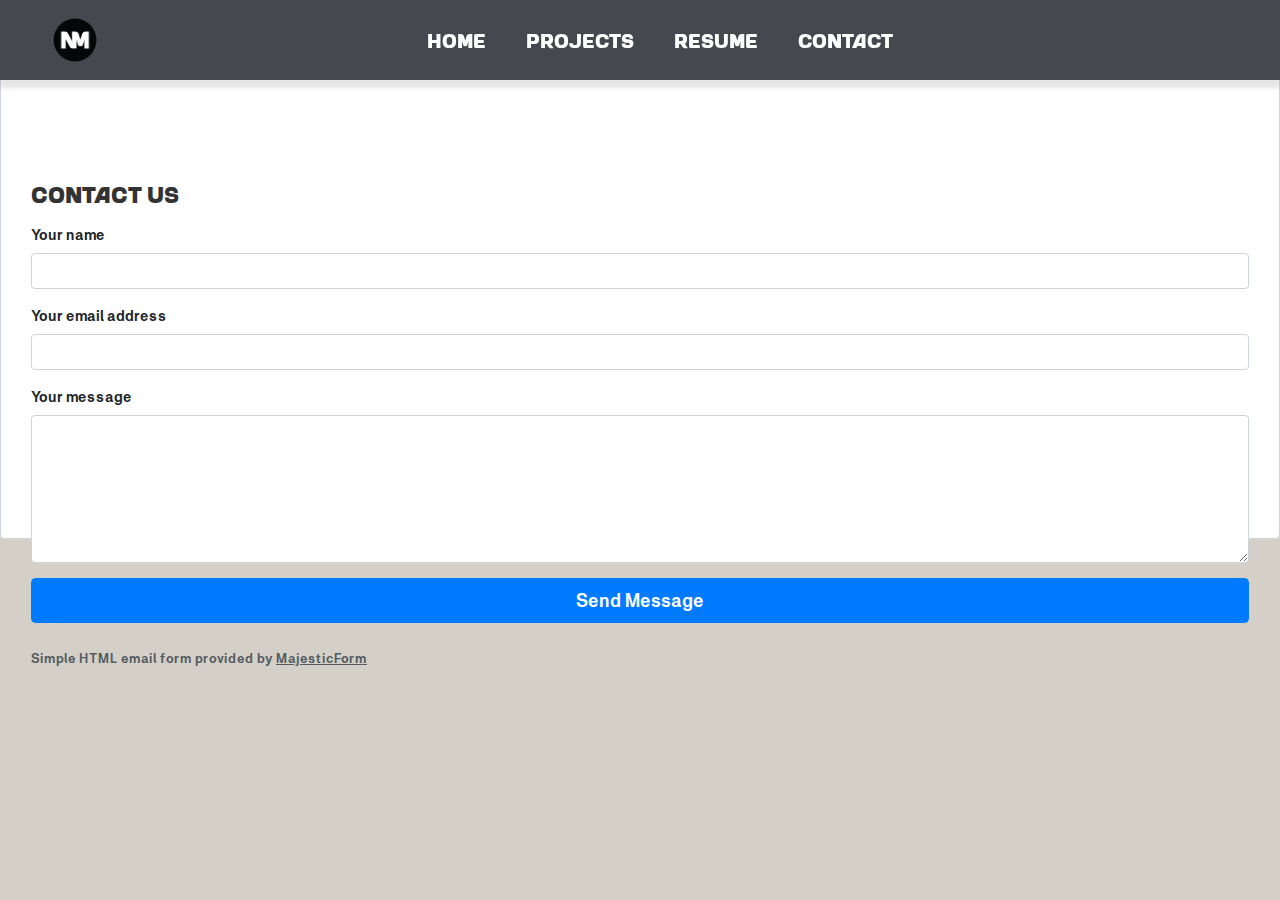
<file: contact.html>
<!DOCTYPE html>
<html lang="en">
    <head>
        <meta charset="utf-8">
        <meta name="viewport" content="width=device-width, initial-scale=1, shrink-to-fit=no">
        <title>contact form</title>
        <link rel="stylesheet" href="https://www.w3schools.com/w3css/4/w3.css">
        <link href="css/style.css" rel="stylesheet">
        <link rel="stylesheet" href="https://cdnjs.cloudflare.com/ajax/libs/font-awesome/4.7.0/css/font-awesome.min.css">


                <!-- Add Font Embedding -->
                <style>
                    @font-face {
                        font-family: 'varien';
                        src: url('fonts/varien.ttf') format('truetype');
                    }
                    @font-face {
                        font-family: 'metrik-bold';
                        src: url('fonts/metrik-bold.ttf') format('truetype');
                    }
                </style>
    </head>

    <header>
        <!-- Fixed Navbar -->
        <nav class="navbar">
            <div class="logo">
                <a href="index.html">  <!-- Changed from html.html to index.html -->
                    <img src="assets/Personal-logo-nourmohsen-02.png" alt="Logo">
                </a>
            </div>

            <ul class="nav-links">
                <li><a href="index.html">Home</a></li>
                <li><a href="https://nourmohsen.com/work">Projects</a></li>
                <li><a href="resume.html">Resume</a></li>
                <li><a href="contact.html">Contact</a></li>
            </ul>
            
            <div class="hamburger">
                <div class="bar"></div>
                <div class="bar"></div>
                <div class="bar"></div>
            </div>

        </nav>
</header>


    <body>
        <div class="fcf-body">

        <div id="fcf-form">
        <h3 class="fcf-h3">Contact us</h3>

        <form id="fcf-form-id" class="fcf-form-class" method="post" action="https://formsubmit.co/860258f24d37a122f9b3b3a3edadd47c">
            
            <div class="fcf-form-group">
                <label for="Name" class="fcf-label">Your name</label>
                <div class="fcf-input-group">
                    <input type="text" id="Name" name="Name" class="fcf-form-control" required>
                </div>
            </div>

            <div class="fcf-form-group">
                <label for="Email" class="fcf-label">Your email address</label>
                <div class="fcf-input-group">
                    <input type="email" id="Email" name="Email" class="fcf-form-control" required>
                </div>
            </div>

            <div class="fcf-form-group">
                <label for="Message" class="fcf-label">Your message</label>
                <div class="fcf-input-group">
                    <textarea id="Message" name="Message" class="fcf-form-control" rows="6" maxlength="3000" required></textarea>
                </div>
            </div>

            <div class="fcf-form-group">
                <button type="submit" id="fcf-button" class="fcf-btn fcf-btn-primary fcf-btn-lg fcf-btn-block">Send Message</button>
            </div>

            <div class="fcf-credit" id="fcf-credit">
            Simple HTML email form provided by <a href="https://www.majesticform.com" target="_blank">MajesticForm</a>
            </div>

        </form>
        </div>



        <script src="javascript/script.js"></script>
    </body>

</html>
</file>
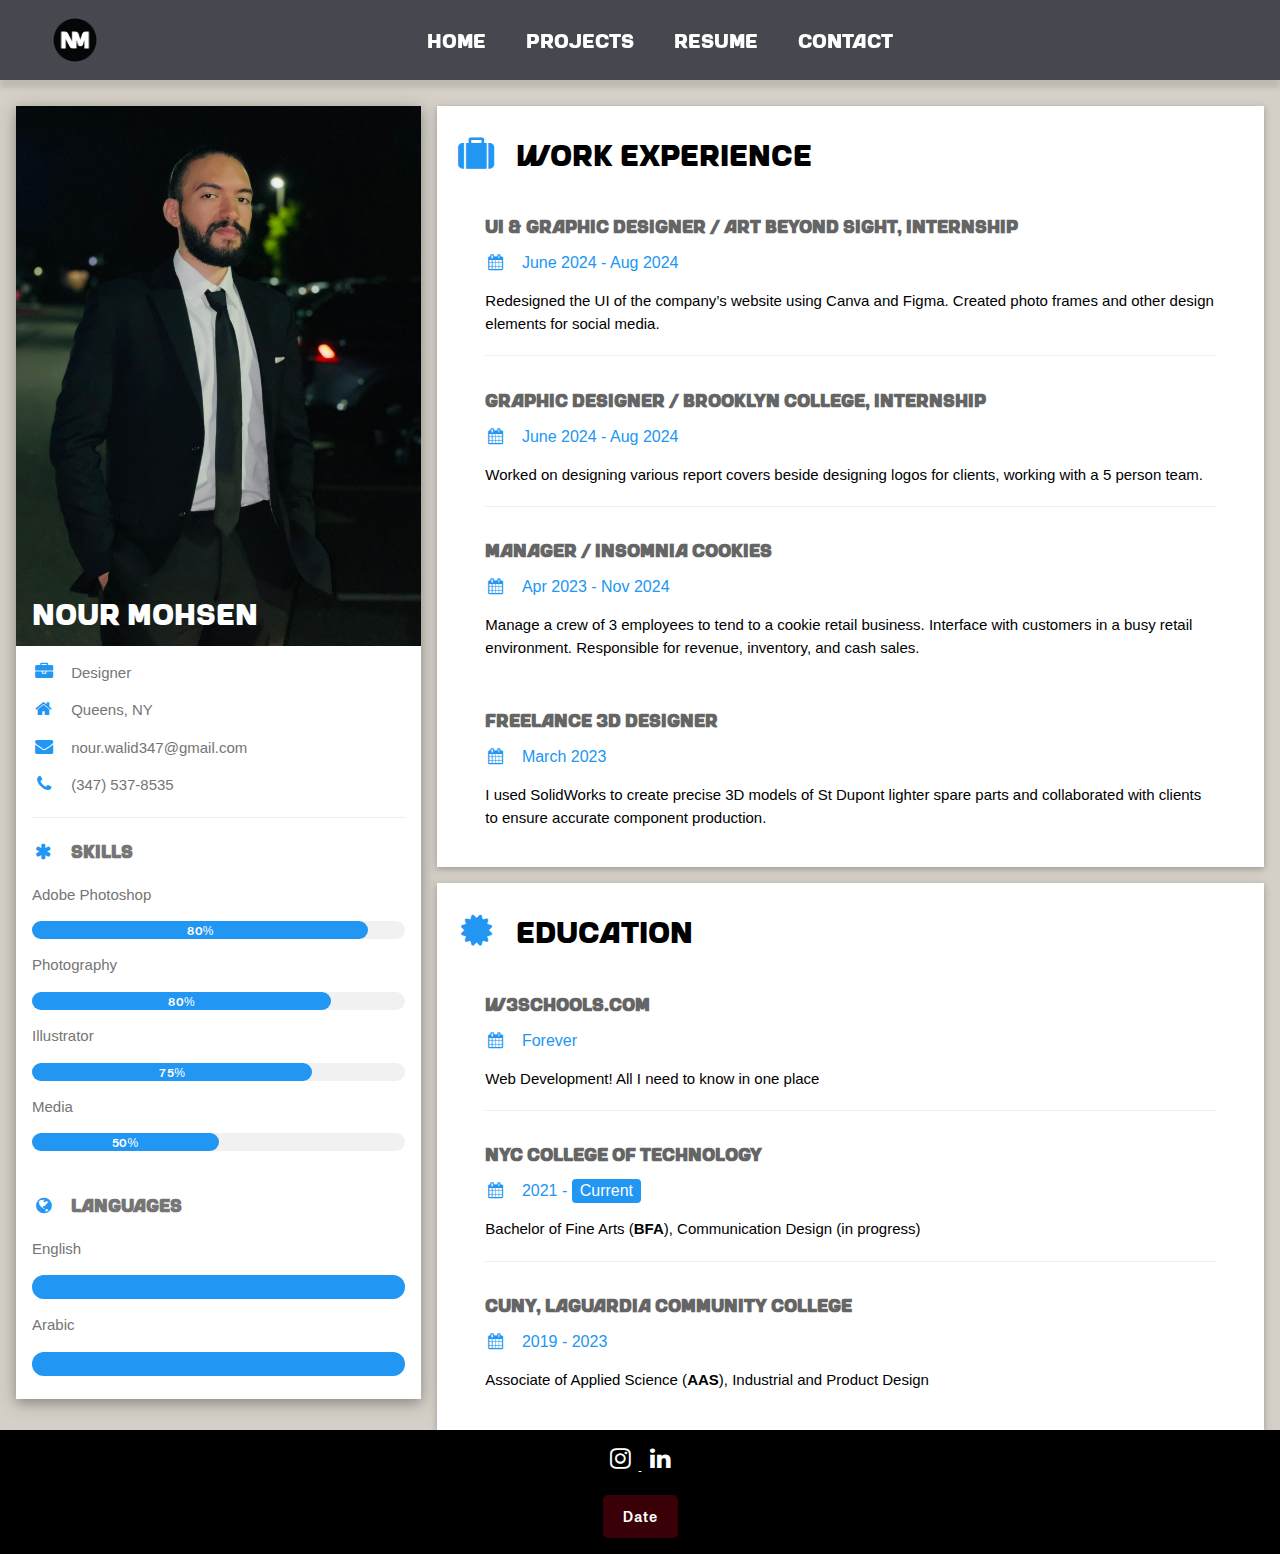
<file: resume.html>
<!DOCTYPE html>

<!-- THIS RESUME TEMPLATE USES W3.CSS. IT HAS A SIDEBAR ON THE LEFT. 
    IT ALSO USES FONT AWESOME ICONS.
    I MODIFIED A TEMPLATE FROM CODEPEN TO CUSTOMIZE THIS TEMPLATE FOR OUR CLASS. 
    I'VE ALSO ADDED SOME HELPFUL INSTRUCTIONS FOR YOU.
    READ EACH OF THE COMMENTS IN THE CODE FOR INSTRUCTIONS!
Source: https://codepen.io/nathan-sr/pen/WNgPLvr -->
<html lang="en">
    <head>
        <!-- Remember to replace this title with the name of your website! -->
        <title>Resume</title>

        <!-- Keep this stuff. It makes the site responsive and makes w3.css work. -->
        <meta charset="UTF-8">
        <meta name="viewport" content="width=device-width, initial-scale=1">
        <link rel="stylesheet" href="https://www.w3schools.com/w3css/4/w3.css">
       
        <!-- Keep this too. This template uses Font Awesome icons, and this makes them work.  -->
        <link rel="stylesheet" href="https://cdnjs.cloudflare.com/ajax/libs/font-awesome/4.7.0/css/font-awesome.min.css">        
        <link rel="stylesheet" href="css/style.css">
        
        <style>
            @font-face {
                font-family: 'varien';
                src: url('fonts/varien.ttf') format('truetype');
            }
            @font-face {
                font-family: 'metrik-bold';
                src: url('fonts/metrik-bold.ttf') format('truetype');
            }

            /* Apply varien font to titles and headings */
            .w3-container h2,
            .w3-large b,
            .w3-opacity b,
            .w3-display-bottomleft h2,
            .w3-text-theme b {
                font-family: 'varien', sans-serif;
                font-weight: 'regular'; 
            }

            /* Keep metrik-bold for body text */
            .w3-container p,
            .w3-text-grey p,
            .w3-opacity p {
                font-family: 'metrik', sans-serif;
            }
        </style>
    </head>

    <header>
        <!-- Fixed Navbar -->
        <nav class="navbar">
            <div class="logo">
                <a href="index.html">  <!-- Changed from html.html to index.html -->
                    <img src="assets/Personal-logo-nourmohsen-02.png" alt="Logo">
                </a>
            </div>

            <div class="hamburger">
                <div class="bar"></div>
                <div class="bar"></div>
                <div class="bar"></div>
            </div>

            <ul class="nav-links">
                <li><a href="index.html">Home</a></li>
                <li><a href="https://nourmohsen.com/work">Projects</a></li>
                <li><a href="resume.html">Resume</a></li>
                <li><a href="contact.html">Contact</a></li>
            </ul>

        </nav>
</header>


    <body style="background-color: #d4d0c7;">

            <!-- Page Container -->
            <div class="w3-content w3-margin-top" style="max-width:1400px;">
        <br>
        <br>
        <br>
        <br>


        <!-- The Grid -->
            <div class="w3-row-padding">
            
                <!-- Left Column -->
                <div class="w3-third">
                
                    <div class="w3-white w3-text-grey w3-card-4">
                        <div class="w3-display-container">
                            <img src="assets/personal picture (1).jpeg" style="width:100%" alt="Avatar">
                            <div class="w3-display-bottomleft w3-container w3-text-white"
                            ">
                                <h2>NOUR MOHSEN</h2>
                            </div>
                        </div>
                        <div class="w3-container">

                            <!--HOW TO USE FONT AWESOME ICONS
                                This template uses these font awesome icons. to use a font awesome icon, 
                                1. go to this site and find an icon you like: https://fontawesome.com/icons 
                                2. Grab the name of the icon. Let's say you choose "cube." Then, go down to one of the places below that has 
                                classes of "fa" and "fa-[something]." You are going to replace the word "something" with "cube."
                                3. That's it! the line of code should read something like: 
                                <p><i class="fa fa-cube fa-fw w3-margin-right w3-large w3-text-teal"></i>Designer</p>
                            -->

                            <p><i class="fa fa-briefcase fa-fw w3-margin-right w3-large w3-text-blue"></i>Designer</p>
                            <p><i class="fa fa-home fa-fw w3-margin-right w3-large w3-text-blue"></i>Queens, NY</p>
                            <p><i class="fa fa-envelope fa-fw w3-margin-right w3-large w3-text-blue"></i>nour.walid347@gmail.com</p>
                            <p><i class="fa fa-phone fa-fw w3-margin-right w3-large w3-text-blue"></i>(347) 537-8535</p>
                            <hr>

                            <p class="w3-large"><b><i class="fa fa-asterisk fa-fw w3-margin-right w3-text-blue"></i>Skills</b></p>
                            <p>Adobe Photoshop</p>
                            <div class="w3-light-grey w3-round-xlarge w3-small">
                                <div class="w3-container w3-center w3-round-xlarge w3-blue" style="width:90%">80%</div>
                            </div>
                            <p>Photography</p>
                            <div class="w3-light-grey w3-round-xlarge w3-small">
                                <div class="w3-container w3-center w3-round-xlarge w3-blue" style="width:80%">
                                    <div class="w3-center w3-text-white">80%</div>
                                </div>
                            </div>
                            <p>Illustrator</p>
                            <div class="w3-light-grey w3-round-xlarge w3-small">
                                <div class="w3-container w3-center w3-round-xlarge w3-blue" style="width:75%">75%</div>
                            </div>
                            <p>Media</p>
                            <div class="w3-light-grey w3-round-xlarge w3-small">
                                <div class="w3-container w3-center w3-round-xlarge w3-blue" style="width:50%">50%</div>
                            </div>
                            <br>

                            <p class="w3-large w3-text-theme"><b><i class="fa fa-globe fa-fw w3-margin-right w3-text-blue"></i>Languages</b></p>
                            <p>English</p>
                            <div class="w3-light-grey w3-round-xlarge">
                                <div class="w3-round-xlarge w3-blue" style="height:24px;width:100%"></div>
                            </div>
                            <p>Arabic</p>
                            <div class="w3-light-grey w3-round-xlarge">
                                <div class="w3-round-xlarge w3-blue" style="height:24px;width:100%"></div>
                            </div>
                            <div class="w3-light-grey w3-round-xlarge">
                            </div>
                            <br>
                        </div>
                    </div>
                    <br>

                <!-- End Left Column -->
                </div>

                <!-- Right Column -->
                <div class="w3-twothird">
                
                <div class="w3-container w3-card w3-white w3-margin-bottom">
                    <h2 class="w3-text-black w3-padding-16 resume-title">
                        <i class="fa fa-suitcase fa-fw w3-margin-right w3-xxlarge w3-text-blue"></i>Work Experience
                    </h2>
                    <div class="w3-container resume-body">
                        <div class="w3-container">
                            <h5 class="w3-opacity"><b>UI & Graphic Designer / Art Beyond Sight, Internship</b></h5>
                            <h6 class="w3-text-blue"><i class="fa fa-calendar fa-fw w3-margin-right"></i>June 2024 - Aug 2024</h6>
                            <p>Redesigned the UI of the company’s website using Canva and Figma. Created photo frames and other design elements for social media.
                            </p>
                            <hr>
                        </div>
                        <div class="w3-container">
                            <h5 class="w3-opacity"><b>Graphic Designer / Brooklyn College, Internship</b></h5>
                            <h6 class="w3-text-blue"><i class="fa fa-calendar fa-fw w3-margin-right"></i>June 2024 - Aug 2024</h6>
                            <p>Worked on designing various report covers beside designing logos for clients, working with a 5 person team.</p>
                            <hr>
                        </div>
                        <div class="w3-container">
                            <h5 class="w3-opacity"><b>Manager / Insomnia Cookies</b></h5>
                            <h6 class="w3-text-blue"><i class="fa fa-calendar fa-fw w3-margin-right"></i>Apr 2023 - Nov 2024</h6>
                            <p>Manage a crew of 3 employees to tend
                            to a cookie retail business.
                            Interface with customers in a busy retail environment.
                            Responsible for revenue, inventory, and cash sales.</p><br>
                        </div>
                        <div class="w3-container">
                            <h5 class="w3-opacity"><b>Freelance 3D Designer</b></h5>
                            <h6 class="w3-text-blue"><i class="fa fa-calendar fa-fw w3-margin-right"></i>March 2023</h6>
                            <p>I used SolidWorks to create precise 3D models of St Dupont lighter
                            spare parts and collaborated with clients to ensure accurate component production.</p><br>
                        </div>
                    </div>
                </div>

                <div class="w3-container w3-card w3-white">
                    <h2 class="w3-text-black w3-padding-16 resume-title">
                        <i class="fa fa-certificate fa-fw w3-margin-right w3-xxlarge w3-text-blue"></i>Education
                    </h2>
                    <div class="w3-container resume-body">
                        <div class="w3-container">
                            <h5 class="w3-opacity"><b>W3Schools.com</b></h5>
                            <h6 class="w3-text-blue"><i class="fa fa-calendar fa-fw w3-margin-right"></i>Forever</h6>
                            <p>Web Development! All I need to know in one place</p>
                            <hr>
                        </div>
                        <div class="w3-container">
                            <h5 class="w3-opacity"><b>NYC College of Technology</b></h5>
                            <h6 class="w3-text-blue"><i class="fa fa-calendar fa-fw w3-margin-right"></i>2021 - <span class="w3-tag w3-blue w3-round">Current</span></h6>
                            <p>Bachelor of Fine Arts (<b>BFA</b>), Communication Design (in progress)</p>
                            <hr>
                        </div>
                        <div class="w3-container">
                            <h5 class="w3-opacity"><b> CUNY, LaGuardia Community College</b></h5>
                            <h6 class="w3-text-blue"><i class="fa fa-calendar fa-fw w3-margin-right"></i>2019 - 2023</h6>
                            <p>Associate of Applied Science (<b>AAS</b>), Industrial and Product Design</p><br>
                        </div>
                    </div>
                </div>

                <!-- End Right Column -->
                </div>
                
            <!-- End Grid -->
            </div>
        
        <!-- End Page Container -->
        </div>

        <footer class="footer-section w3-black w3-center w3-padding-16">
            <a href="https://www.instagram.com/nourmwalid/" target="_blank">
                <i class="fa fa-instagram w3-row-padding w3-hover-opacity w3-xlarge"></i>
                </a>
                <a href="https://www.linkedin.com/in/nourmohsen1/" target="_blank">
                    <i class="fa fa-linkedin w3-row-padding w3-hover-opacity w3-xlarge"></i>
                </a>    
            
            <!-- Date and Time -->
        <div class="date-button-container">
            <button type="button" class="date-button" onclick="showDateTime()">Date</button>
        </div>
        <p id="date" class="date-text"></p>

        <script>
            var d = new Date();
            document.getElementById("date").innerHTML = d;
            </script> 
        </footer>
        <script src="javascript/script.js"></script>

    </body>

</html>
</file>
<file: css/style.css>
@font-face {
    font-family: 'TitleFont';
    src: url('fonts/varien.ttf') format('truetype');
}

@font-face {
    font-family: 'BodyFont';
    src: url('fonts/metrik-bold.ttf') format('truetype');
}
@font-face {
    font-family: 'BodyFont';
    src: url('fonts/metrik-regular.ttf') format('truetype');
}

/* Navbar */
.navbar {
    position: fixed;
    top: 0;
    width: 100%;
    height: 80px;
    background-color: #45484f;
    display: flex;
    justify-content: center;
    align-items: center;
    padding: 0px;
    box-shadow: 0 8px 4px rgba(0, 0, 0, 0.1);
    z-index: 1000;
}

.logo {
    position: absolute;
    left: 40px; /* Adjust as needed */
}

.logo img {
    height: 70px;
}

.nav-links {
    font-family: 'varien';   
    display: flex;
    gap: 40px;
    list-style: none;
}

.nav-links a {
font-family: 'varien';   
text-decoration: none;
color: rgb(255, 255, 255);
font-size: 20px;
transition: color 0.3s;
}

.nav-links a:hover {
    color: #390007;
}

.contact-info a {
    text-decoration: none;
    color: black;
    font-size: 14px;
    font-weight: bold;
    transition: color 0.3s;
}

.contact-info a:hover {
    color: gray;
}

/* Apply the fonts */
.title {
    font-family: 'varien', sans-serif;
}

.big-heading {
    font-size: 11rem;
    padding-top: 50px;
    text-transform: uppercase;
    color: black; /* Change color as needed */
    text-align: center;
    font-family: varien, sans-serif;
  }

  /* WELCOME SECTION */

  .about-container-title{
    font-family: 'varien', sans-serif;
  }
  .welcome-container {
    border: 4px solid #000000;
    max-width: 800px; /* Adjust width as needed */
    margin: 0 auto; /* Center the container */
    padding: 30px;
    background-color: #45484f;
    border-radius: 15px;
    box-shadow: 0 4px 8px rgba(0, 0, 0, 0.562); /* Adds a subtle shadow */
    display: flex;
    align-items: center;
    gap: 5px; /* Space between image and text */

}

.welcome-content {
    display: flex;
    flex-direction: row;
    align-items: center;
}

.welcome-image {
    width: 300px; /* Adjust size as needed */
    height: auto;
    border-radius: 10px;
    box-shadow: 0 4px 8px rgba(0, 0, 0, 0.74); /* Adds shadow to the image */
    margin: 30px; /* space for the image all around the four edges */
}

.welcome-text {
    font-family: 'metrik-regular', sans-serif;
    color: white;
    flex: 1; /* Allows text to take remaining space */
}

.center-content {  
    text-align: center; /* centering work with their titles */
}
/* WELCOME SECTION END */


.body-copy {
    font-family: 'metrik-bold', sans-serif;
}


/* SLIDE SHOW BAR */



.slideshow-box{
    width: 100%;
    background-color: #45484f;
    padding: 10px;
    border-radius: 8px;
    border: solid 5px #000000;
    box-shadow: 0 4px 8px rgba(0, 0, 0, 0.74); /* Adds shadow to the image */
    font-family: 'varien', sans-serif;
    }

.center-text {
    font-size: 2rem;
    font-family: 'varien', sans-serif;
    color: white;
    font-family: 'varien';
    text-align: center;
}

.slideshow-container {
    position: relative;
    max-width: 80%; /* Adjusted from 80% to 90% */
    margin: auto;
    overflow: hidden;
    display: flex;
    padding: 20px;
    border-radius: 8px;
    flex-direction: row;
    justify-content: center;
    background-color: #45484f;

}


.slides {
    display: none;
    text-align: center;
}
  
.slides img {
    width: 70%;
    border-radius: 8px;
    box-shadow: 0 4px 8px rgba(0, 0, 0, 0.74); /* Adds shadow to the image */
}

.prev, .next {
    cursor: pointer;
    position: absolute;
    top: 50%;
    width: auto;
    margin-top: -22px;
    padding: 10px;
    color: white;
    font-weight: bold;
    font-size: 18px;
    transition: 0.6s ease;
    user-select: none;
    border-radius: 50%;
    background: rgba(0, 0, 0, 0.5);
}

.prev:hover, .next:hover {
    background: rgba(0, 0, 0, 0.8);
}

.prev {
    left: 200px;
    margin-left: 5%;
}

.next {
    right: 200px;
    margin-right: 5%;
}

.thumbnail-container {
    display: flex;
    justify-content: center;
    margin-top: 1%;
}

.thumbnail {
    box-shadow: 0 4px 8px rgba(0, 0, 0, 0.74); /* Adds shadow to the image */

    width: 150px;
    height: 100px;
    margin: 5px;
    cursor: pointer;
    border: 2px solid transparent;
    border-radius: 5px;
    transition: border 0.3s;
}

.thumbnail:hover, .thumbnail.active {
    border: 2px solid #007bff;
}

.fade {
    animation-name: fade;
    animation-duration: 1s;
}

@keyframes fade {   /* Keyframes for the fade animation */
    from { opacity: 0.4; }
    to { opacity: 1; }
}


/* END OF SLIDE SHOW BAR */


body {
    padding-top: 200px; /* Same height as the navbar */
    font-family: 'metrik-bold', sans-serif;
    background-color: #d4d0c7;
    margin: 0;
    padding: 0;
    font-family: 'metrik-bold', sans-serif;
    color: #333;
}

.project-section {
    box-shadow: 0 4px 8px rgba(0, 0, 0, 0.74); /* Adds shadow to the image */
    max-width: 1300px;
    margin: 40px auto;
    padding: 0 20px;
    border: solid;
    border-radius: 10px;
    height: 690px;
    background-color: #d8d2c3;

}

.project-header {
    display: flex;
    align-items: center;
    justify-content: space-between;
    margin-bottom: 10px;
}

.section-title {
    color: #1c1c1c;
    font-size: 2rem;
    font-weight: bold;
    text-transform: uppercase;
    letter-spacing: 0.05em;
}

.section-number {
    font-size: 1.5rem;
    font-weight: bold;
    color: #333;
}

.section-divider {
    border-top: 4px solid #333;
    margin-bottom: 30px;
}

.project-content {
    display: flex;
    flex-direction: row;
    gap: 40px;
    justify-content: space-between;
    align-items: flex-start;
    padding: 20px;
}

.project-text {
    flex: 1;
    max-width: 50%;
    font-family: 'metrik-bold', sans-serif;
    font-size: 16px;
    line-height: 1.6;
}

.btn {
    display: inline-block;
    padding: 10px 20px;
    margin-top: 20px;
    font-size: 1rem;
    color: white;
    background-color: #390007;
    text-decoration: none;
    border-radius: 5px;
    transition: background-color 0.3s;
}

.btn:hover {
    background-color: #45484f;
}

.project-image {
    position: relative;
    flex: 1;
    max-width: 45%;
    perspective: 1000px;
}

.image-container {
    position: relative;
    width: 100%;
    transition: transform 0.6s;
    transform-style: preserve-3d;
}

/* Add back the hover effect */
.project-image:hover .image-container {
    transform: rotateY(180deg);
}

.front-image, .back-image {
    display: block;
    width: 100%;
    height: auto;
    backface-visibility: hidden;
    border: 1px solid #ccc;
}

.back-image {
    position: absolute;
    top: 0;
    left: 0;
    transform: rotateY(180deg);
}

/* Footer */

.footer-section {
    padding-bottom: 10px;
    width: 100%;
}

                            /* Contact Style Sheet Started here */

#fcf-form {
    font-family: 'metrik-bold', sans-serif;
    display:block;
    position: relative;
    top: 140px;
}

.fcf-h3 {
    font-family: 'varien', sans-serif;
    font-size: 1.5rem;
    font-weight: 400;
    line-height: 1.2;
    color: #333;
    margin-bottom: 1rem;
}

.fcf-button {
    font-family: 'varien', sans-serif;
}

.fcf-body {
    margin: 0;
    font-family: 'metrik-bold', sans-serif;
    font-weight: 400;
    line-height: 1.5;
    color: #212529;
    text-align: left;
    background-color: #fff;
    padding: 30px;
    padding-bottom: 10px;
    border: 1px solid #ced4da;
    border-radius: 0.25rem;
    max-width: 100%;
}

.fcf-form-group {
    margin-bottom: 1rem;
}

.fcf-input-group {
    position: relative;
    display: -ms-flexbox;
    display: flex;
    -ms-flex-wrap: wrap;
    flex-wrap: wrap;
    -ms-flex-align: stretch;
    align-items: stretch;
    width: 100%;
}

.fcf-form-control {
    display: block;
    width: 100%;
    height: calc(1.5em + 0.75rem + 2px);
    padding: 0.375rem 0.75rem;
    font-size: 1rem;
    font-weight: 400;
    line-height: 1.5;
    color: #495057;
    background-color: #fff;
    background-clip: padding-box;
    border: 1px solid #ced4da;
    outline: none;
    border-radius: 0.25rem;
    transition: border-color 0.15s ease-in-out, box-shadow 0.15s ease-in-out;
}

.fcf-form-control:focus {
    border: 1px solid #313131;
}

select.fcf-form-control[size], select.fcf-form-control[multiple] {
    height: auto;
}

textarea.fcf-form-control {
    font-family: 'metrik-bold', sans-serif;
    height: auto;
}

label.fcf-label {
    display: inline-block;
    margin-bottom: 0.5rem;
}

.fcf-credit {
    padding-top: 10px;
    font-size: 0.9rem;
    color: #545b62;
}

.fcf-credit a {
    color: #545b62;
    text-decoration: underline;
}

.fcf-credit a:hover {
    color: #0056b3;
    text-decoration: underline;
}

.fcf-btn {
    display: inline-block;
    font-weight: 400;
    color: #212529;
    text-align: center;
    vertical-align: middle;
    cursor: pointer;
    -webkit-user-select: none;
    -moz-user-select: none;
    -ms-user-select: none;
    user-select: none;
    background-color: transparent;
    border: 1px solid transparent;
    padding: 0.375rem 0.75rem;
    font-size: 1rem;
    line-height: 1.5;
    border-radius: 0.25rem;
    transition: color 0.15s ease-in-out, background-color 0.15s ease-in-out, border-color 0.15s ease-in-out, box-shadow 0.15s ease-in-out;
}

@media (prefers-reduced-motion: reduce) {
    .fcf-btn {
        transition: none;
    }
}

.fcf-btn:hover {
    color: #212529;
    text-decoration: none;
}

.fcf-btn:focus, .fcf-btn.focus {
    outline: 0;
    box-shadow: 0 0 0 0.2rem rgba(0, 123, 255, 0.25);
}

.fcf-btn-primary {
    color: #fff;
    background-color: #007bff;
    border-color: #007bff;
}

.fcf-btn-primary:hover {
    color: #fff;
    background-color: #0069d9;
    border-color: #0062cc;
}

.fcf-btn-primary:focus, .fcf-btn-primary.focus {
    color: #fff;
    background-color: #0069d9;
    border-color: #0062cc;
    box-shadow: 0 0 0 0.2rem rgba(38, 143, 255, 0.5);
}

.fcf-btn-lg, .fcf-btn-group-lg>.fcf-btn {
    padding: 0.5rem 1rem;
    font-size: 1.25rem;
    line-height: 1.5;
    border-radius: 0.3rem;
}

.fcf-btn-block {
    display: block;
    width: 100%;
}

.fcf-btn-block+.fcf-btn-block {
    margin-top: 0.5rem;
}

input[type="submit"].fcf-btn-block, input[type="reset"].fcf-btn-block, input[type="button"].fcf-btn-block {
    width: 100%;
}

/* ...existing code... */

.date-button-container {
    display: flex;
    justify-content: center;
    margin-top: 20px;
}

.date-button {
    font-family: metrik-bold, sans-serif;
    padding: 10px 20px;
    font-size: 1rem;
    color: white;
    background-color: #390007;
    border: none;
    border-radius: 5px;
    cursor: pointer;
    transition: background-color 0.3s;
}

.date-button:hover {
    background-color: #45484f;
}

.date-text {
    text-align: center;
    margin-top: 10px;
    display: none;
}

/* Add these new media queries for responsiveness */
@media screen and (max-width: 1024px) {
    .project-content {
        flex-direction: column;
        align-items: center;
    }
    
    .project-text {
        max-width: 100%;
        text-align: center;
        margin-bottom: 20px;
    }
    
    .project-image {
        max-width: 90%;
    }
}

@media screen and (max-width: 768px) {
    .project-section {
        padding: 15px;
        margin: 20px 10px;
        height: auto;
    }
    
    .project-image {
        max-width: 95%;
    }
}

@media screen and (max-width: 480px) {
    .project-section {
        margin: 15px 5px;
    }
    
    .project-image {
        max-width: 100%;
    }
}

/* Add these new styles for the hamburger menu */
.hamburger {
    display: none;
    cursor: pointer;
    padding: 10px;
    position: absolute;
    right: 20px;
    z-index: 100;
}

.hamburger div {
    width: 25px;
    height: 3px;
    background-color: white;
    margin: 5px 0;
    transition: all 0.3s ease;
}

@media screen and (max-width: 768px) {
    .hamburger {
        display: block;
    }

    .nav-links {
        position: fixed;
        right: -100%;
        top: 80px;
        flex-direction: column;
        background-color: #45484f;
        width: 100%;
        text-align: center;
        transition: 0.3s;
        box-shadow: 0 10px 27px rgba(0, 0, 0, 0.05);
        padding: 20px 0;
        gap: 20px;
    }

    .nav-links.active {
        right: 0;
    }

    /* Hamburger Animation */
    .hamburger.active .bar:nth-child(2) {
        opacity: 0;
    }

    .hamburger.active .bar:nth-child(1) {
        transform: translateY(8px) rotate(45deg);
    }

    .hamburger.active .bar:nth-child(3) {
        transform: translateY(-8px) rotate(-45deg);
    }
}

/* Add these media queries for welcome container responsiveness */
@media screen and (max-width: 768px) {
    .welcome-container {
        max-width: 95%;
        padding: 15px;
    }

    .welcome-content {
        flex-direction: column;
        text-align: center;
    }

    .welcome-image {
        width: 200px;
        margin: 15px auto;
    }

    .welcome-text {
        padding: 10px;
    }

    .big-heading {
        font-size: 6rem;
        padding-top: 30px;
    }
}

@media screen and (max-width: 480px) {
    .welcome-container {
        padding: 10px;
    }

    .welcome-image {
        width: 150px;
    }

    .big-heading {
        font-size: 4rem;
        padding-top: 20px;
    }

    .welcome-text h2 {
        font-size: 1.5rem;
    }

    .welcome-text p {
        font-size: 0.9rem;
    }
}

/* Slideshow Responsiveness */
@media screen and (max-width: 1024px) {
    .slideshow-container {
        max-width: 95%;
    }

    .prev {
        left: 10px;
        margin-left: 0;
    }

    .next {
        right: 10px;
        margin-right: 0;
    }

    .slides img {
        width: 85%;
    }
}

@media screen and (max-width: 768px) {
    .slideshow-box {
        padding: 5px;
    }

    .center-text {
        font-size: 1.5rem;
    }

    .slides img {
        width: 95%;
    }

    .thumbnail-container {
        flex-wrap: wrap;
        justify-content: center;
    }

    .thumbnail {
        width: 100px;
        height: 70px;
        margin: 3px;
    }

    .prev, .next {
        padding: 8px;
        font-size: 16px;
    }
}

@media screen and (max-width: 480px) {
    .slides img {
        width: 100%;
    }

    .thumbnail {
        width: 80px;
        height: 60px;
        margin: 2px;
    }

    .prev, .next {
        padding: 5px;
        font-size: 14px;
    }

    .center-text {
        font-size: 1.2rem;
    }
}

/* Update big heading responsiveness */
@media screen and (max-width: 768px) {
    .big-heading {
        font-size: 6rem;
        padding-top: 100px; /* Increased padding for medium screens */
    }
}

@media screen and (max-width: 480px) {
    .big-heading {
        font-size: 4rem;
        padding-top: 120px; /* More padding for mobile screens */
        margin-bottom: 20px; /* Add some space below */
    }
}

@media screen and (max-width: 380px) {
    .big-heading {
        padding-top: 140px; /* Even more padding for very small screens */
        font-size: 3.5rem; /* Slightly smaller font for very small screens */
    }
}
</file>
